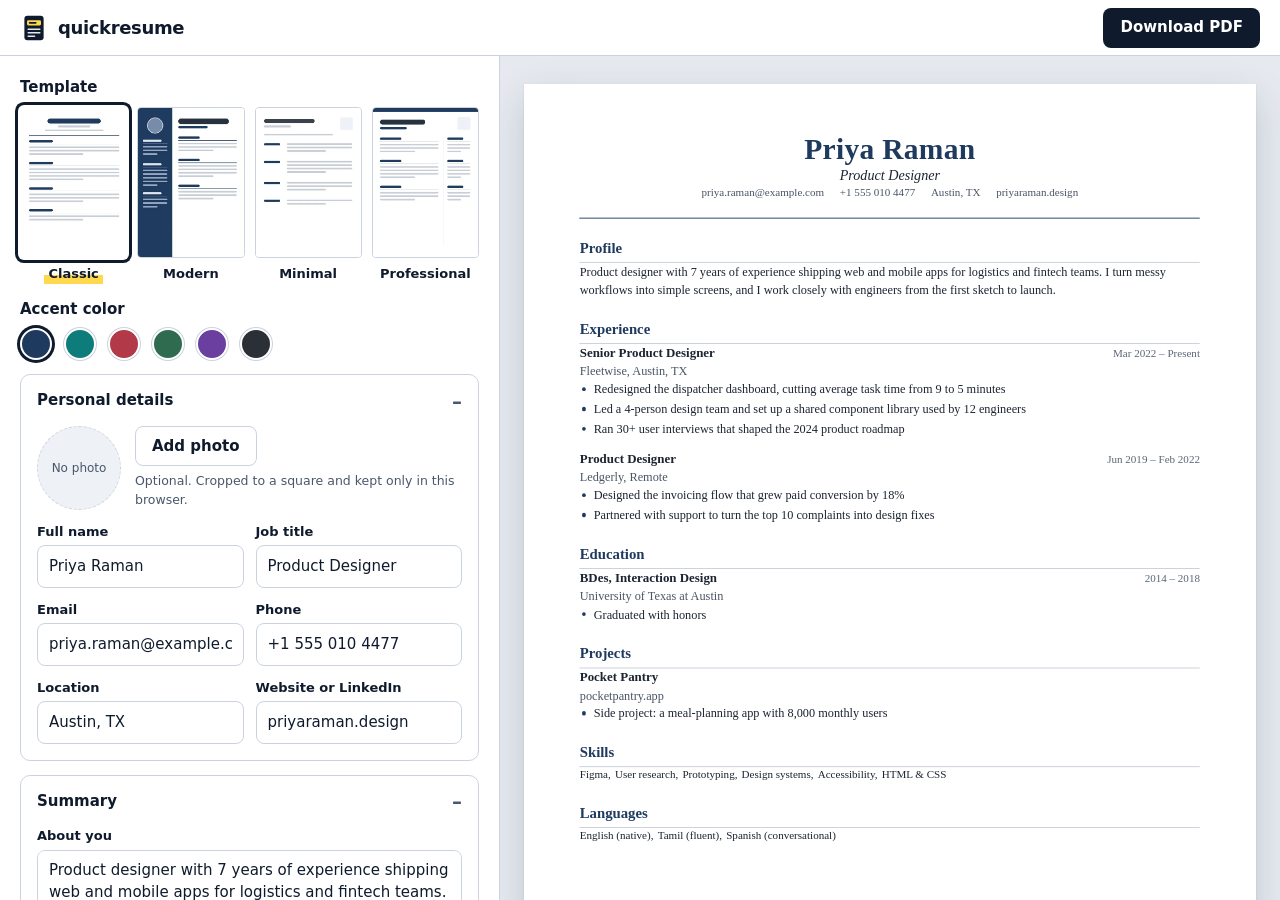
<file: index.html>
<!doctype html>
<html lang="en">
<head>
  <meta charset="utf-8">
  <meta name="viewport" content="width=device-width, initial-scale=1, viewport-fit=cover">
  <title>QuickResume – Free online resume builder, PDF download</title>
  <meta name="description" content="Build a clean, ATS-friendly resume in minutes. Pick a template, fill in your details, and download a PDF. Free, no sign-up, and your data never leaves your device.">
  <meta name="robots" content="index, follow">
  <meta name="theme-color" content="#0F1B2D">
  <link rel="canonical" href="https://quickresume.pages.dev/">

  <meta property="og:type" content="website">
  <meta property="og:site_name" content="QuickResume">
  <meta property="og:title" content="QuickResume – Free online resume builder">
  <meta property="og:description" content="Pick a template, fill in your details, download a PDF. Free, no sign-up, nothing leaves your device.">
  <meta property="og:url" content="https://quickresume.pages.dev/">
  <meta property="og:image" content="https://quickresume.pages.dev/assets/images/og-image.png">
  <meta property="og:image:width" content="1200">
  <meta property="og:image:height" content="630">
  <meta property="og:image:alt" content="QuickResume: build a resume in minutes">
  <meta name="twitter:card" content="summary_large_image">
  <meta name="twitter:title" content="QuickResume – Free online resume builder">
  <meta name="twitter:description" content="Pick a template, fill in your details, download a PDF. Free, no sign-up.">
  <meta name="twitter:image" content="https://quickresume.pages.dev/assets/images/og-image.png">

  <link rel="icon" href="/assets/images/favicon.svg" type="image/svg+xml">
  <link rel="manifest" href="/manifest.json">

  <link rel="stylesheet" href="/assets/css/style.css">
  <link rel="stylesheet" href="/assets/css/form.css">
  <link rel="stylesheet" href="/assets/css/resume.css">
  <link rel="stylesheet" href="/assets/css/responsive.css">
  <link rel="stylesheet" href="/assets/css/print.css" media="print">

  <script type="application/ld+json">
  {
    "@context": "https://schema.org",
    "@type": "WebApplication",
    "name": "QuickResume",
    "url": "https://quickresume.pages.dev/",
    "description": "Free online resume builder with four templates and PDF download. Your data stays in your browser.",
    "applicationCategory": "BusinessApplication",
    "operatingSystem": "Any",
    "browserRequirements": "Requires JavaScript",
    "offers": { "@type": "Offer", "price": "0", "priceCurrency": "USD" }
  }
  </script>

  <script type="module" src="/assets/js/app.js"></script>
</head>
<body>
  <a class="skip-link" href="#editor">Skip to editor</a>

  <header class="app-header">
    <a class="brand" href="/" aria-label="QuickResume home">
      <img src="/assets/images/logo.svg" alt="" width="28" height="28">
      <span>quickresume</span>
    </a>

    <div class="view-tabs" role="tablist" aria-label="Switch view">
      <button type="button" role="tab" id="tab-edit" aria-selected="true" aria-controls="editor">Edit</button>
      <button type="button" role="tab" id="tab-preview" aria-selected="false" aria-controls="preview">Preview</button>
    </div>

    <div class="header-actions">
      <span class="save-status" id="save-status" role="status" aria-live="polite"></span>
      <button type="button" class="btn btn--primary" id="download-btn">Download PDF</button>
    </div>
  </header>

  <main class="app" id="app" data-view="edit">
    <noscript><p class="noscript">QuickResume needs JavaScript to build your resume. Please turn it on and reload.</p></noscript>

    <section class="editor" id="editor" aria-label="Resume details">
      <div class="editor__inner">
        <h1 class="visually-hidden">Free online resume builder</h1>

        <fieldset class="look">
          <legend>Template</legend>
          <div class="tpl-grid" id="template-picker"></div>
        </fieldset>

        <fieldset class="look">
          <legend>Accent color</legend>
          <div class="swatches" id="accent-picker"></div>
        </fieldset>

        <details class="panel" open>
          <summary>Personal details</summary>
          <div class="panel__body">
            <div class="photo-row">
              <div class="photo-slot">
                <img id="photo-img" alt="" hidden>
                <span id="photo-empty">No photo</span>
              </div>
              <div class="photo-actions">
                <input class="visually-hidden" type="file" id="photo-input" accept="image/jpeg,image/png,image/webp">
                <label class="btn btn--ghost" for="photo-input">Add photo</label>
                <button type="button" class="btn btn--text" id="photo-remove" hidden>Remove photo</button>
                <p class="hint">Optional. Cropped to a square and kept only in this browser.</p>
              </div>
            </div>

            <div class="grid">
              <div class="field">
                <label for="f-name">Full name</label>
                <input id="f-name" type="text" data-path="personal.fullName" autocomplete="name">
              </div>
              <div class="field">
                <label for="f-title">Job title</label>
                <input id="f-title" type="text" data-path="personal.jobTitle" autocomplete="organization-title">
              </div>
              <div class="field">
                <label for="f-email">Email</label>
                <input id="f-email" type="text" inputmode="email" data-path="personal.email" autocomplete="email">
              </div>
              <div class="field">
                <label for="f-phone">Phone</label>
                <input id="f-phone" type="text" inputmode="tel" data-path="personal.phone" autocomplete="tel">
              </div>
              <div class="field">
                <label for="f-location">Location</label>
                <input id="f-location" type="text" data-path="personal.location" autocomplete="address-level2" placeholder="City, Country">
              </div>
              <div class="field">
                <label for="f-website">Website or LinkedIn</label>
                <input id="f-website" type="text" data-path="personal.website" autocomplete="url">
              </div>
            </div>
          </div>
        </details>

        <details class="panel" open>
          <summary>Summary</summary>
          <div class="panel__body">
            <div class="field">
              <label for="f-summary">About you</label>
              <textarea id="f-summary" rows="4" data-path="summary"></textarea>
              <p class="hint">Two or three sentences on what you do and what you're good at.</p>
            </div>
          </div>
        </details>

        <details class="panel" open>
          <summary>Experience</summary>
          <div class="panel__body">
            <ul class="items" id="list-experience" data-empty="No jobs added yet."></ul>
            <button type="button" class="btn btn--ghost" data-action="add" data-list="experience">Add job</button>
          </div>
        </details>

        <details class="panel">
          <summary>Education</summary>
          <div class="panel__body">
            <ul class="items" id="list-education" data-empty="No education added yet."></ul>
            <button type="button" class="btn btn--ghost" data-action="add" data-list="education">Add education</button>
          </div>
        </details>

        <details class="panel">
          <summary>Projects</summary>
          <div class="panel__body">
            <ul class="items" id="list-projects" data-empty="No projects added yet."></ul>
            <button type="button" class="btn btn--ghost" data-action="add" data-list="projects">Add project</button>
          </div>
        </details>

        <details class="panel">
          <summary>Skills</summary>
          <div class="panel__body">
            <div class="field">
              <label for="f-skills">Your skills</label>
              <input id="f-skills" type="text" data-path="skills" autocomplete="off">
              <p class="hint">Separate each skill with a comma.</p>
            </div>
          </div>
        </details>

        <details class="panel">
          <summary>Languages</summary>
          <div class="panel__body">
            <div class="field">
              <label for="f-languages">Languages you speak</label>
              <input id="f-languages" type="text" data-path="languages" autocomplete="off">
              <p class="hint">Separate each language with a comma, for example "English (native), Hindi (fluent)".</p>
            </div>
          </div>
        </details>

        <div class="editor__foot">
          <button type="button" class="btn btn--ghost" id="example-btn">Load example</button>
          <button type="button" class="btn btn--text btn--danger" id="reset-btn">Clear all fields</button>
          <p class="hint">Everything stays in this browser. Nothing is uploaded.</p>
        </div>
      </div>
    </section>

    <section class="preview" id="preview" aria-label="Resume preview">
      <div class="stage" id="stage">
        <div class="sheet-frame" id="sheet-frame">
          <div class="sheet" id="resume-sheet"></div>
        </div>
        <p class="preview__note">The red line shows roughly where a new page starts.</p>
      </div>
    </section>
  </main>

  <div class="toast" id="toast" role="status" aria-live="polite" hidden></div>
</body>
</html>
</file>
<file: assets/css/style.css>
/* QuickResume – base, layout, header, pickers */
:root {
  --desk: #E6EAF0;
  --paper: #FFFFFF;
  --ink: #0F1B2D;
  --ink-2: #4A576B;
  --line: #CBD3DF;
  --hi: #FFD84D;
  --focus: #1A5CFF;
  --danger: #A12B2B;
  --header-h: 56px;
  --sans: system-ui, -apple-system, "Segoe UI", Roboto, "Helvetica Neue", Arial, sans-serif;
  --serif: Georgia, "Iowan Old Style", "Palatino Linotype", Palatino, serif;
}

*, *::before, *::after { box-sizing: border-box; }
[hidden] { display: none !important; }

html { -webkit-text-size-adjust: 100%; }
body {
  margin: 0;
  font-family: var(--sans);
  font-size: 15px;
  line-height: 1.5;
  color: var(--ink);
  background: var(--desk);
}
img { display: block; max-width: 100%; }
button, input, textarea { font: inherit; color: inherit; }
:focus-visible { outline: 3px solid var(--focus); outline-offset: 2px; }

.visually-hidden {
  position: absolute !important;
  width: 1px; height: 1px;
  margin: -1px; padding: 0; border: 0;
  overflow: hidden; clip: rect(0 0 0 0);
  white-space: nowrap;
}
.skip-link {
  position: absolute; left: 8px; top: -56px; z-index: 60;
  padding: 8px 14px; border-radius: 6px;
  background: var(--ink); color: #fff; text-decoration: none;
}
.skip-link:focus { top: 8px; }

/* Header */
.app-header {
  position: sticky; top: 0; z-index: 20;
  display: flex; align-items: center; gap: 16px;
  height: var(--header-h);
  padding: 0 20px;
  background: var(--paper);
  border-bottom: 1px solid var(--line);
}
.brand {
  display: flex; align-items: center; gap: 10px;
  color: var(--ink); text-decoration: none;
  font-weight: 800; font-size: 18px; letter-spacing: -0.02em;
}
.header-actions { display: flex; align-items: center; gap: 14px; margin-left: auto; }
.save-status { font-size: 13px; color: var(--ink-2); }

.view-tabs {
  display: none;
  padding: 3px; border-radius: 999px; background: #EEF1F6;
}
.view-tabs button {
  border: 0; background: none; cursor: pointer;
  padding: 6px 16px; border-radius: 999px; font-weight: 650;
}
.view-tabs button[aria-selected="true"] { background: var(--hi); }

/* Buttons */
.btn {
  display: inline-flex; align-items: center; justify-content: center; gap: 8px;
  min-height: 40px; padding: 0 16px;
  border: 1.5px solid transparent; border-radius: 8px;
  background: none; font-weight: 650; text-decoration: none; cursor: pointer;
  transition: background-color .15s, border-color .15s, color .15s;
}
.btn--primary { background: var(--ink); color: #fff; }
.btn--primary:hover { background: #1D3150; }
.btn--ghost { background: #fff; border-color: var(--line); color: var(--ink); }
.btn--ghost:hover { border-color: var(--ink); }
.btn--text { min-height: 36px; padding: 0 10px; color: var(--ink-2); }
.btn--text:hover { color: var(--ink); text-decoration: underline; }
.btn--danger, .btn--danger:hover { color: var(--danger); }
.btn[disabled] { opacity: .4; cursor: not-allowed; }

/* App layout: editor | preview */
.app {
  display: grid;
  grid-template-columns: minmax(380px, 500px) 1fr;
  height: calc(100vh - var(--header-h));
  height: calc(100dvh - var(--header-h));
}
.editor { overflow-y: auto; background: var(--paper); border-right: 1px solid var(--line); }
.editor__inner { display: grid; gap: 14px; padding: 20px; }
.preview { overflow: auto; padding: 28px 24px 56px; }
.stage { display: flex; flex-direction: column; align-items: center; width: 100%; }
.sheet-frame { flex: none; }
.preview__note { margin: 18px 0 0; font-size: 13px; color: var(--ink-2); }
.noscript { padding: 20px; margin: 0; }

/* Template + accent pickers */
.look { min-width: 0; margin: 0; padding: 0; border: 0; }
.look legend { margin-bottom: 8px; padding: 0; font-weight: 700; }

.tpl-grid { display: grid; grid-template-columns: repeat(4, 1fr); gap: 10px; }
.tpl { display: grid; gap: 6px; justify-items: center; cursor: pointer; font-size: 13px; font-weight: 650; }
.tpl img {
  width: 100%; height: auto; aspect-ratio: 400 / 566; object-fit: cover;
  border: 1px solid var(--line); border-radius: 4px; background: #fff;
}
.tpl input:checked + img { box-shadow: 0 0 0 2px #fff, 0 0 0 5px var(--ink); border-color: transparent; }
.tpl input:focus-visible + img { outline: 3px solid var(--focus); outline-offset: 5px; }
.tpl input:checked ~ span { background: linear-gradient(transparent 55%, var(--hi) 55%); padding: 0 4px; }

.swatches { display: flex; flex-wrap: wrap; gap: 12px; }
.swatch { cursor: pointer; }
.swatch__dot {
  display: block; width: 32px; height: 32px; border-radius: 50%;
  border: 2px solid #fff; box-shadow: 0 0 0 1px var(--line);
}
.swatch input:checked + .swatch__dot { box-shadow: 0 0 0 3px var(--ink); }
.swatch input:focus-visible + .swatch__dot { outline: 3px solid var(--focus); outline-offset: 4px; }

/* Toast */
.toast {
  position: fixed; left: 50%; bottom: 24px; z-index: 40;
  max-width: calc(100vw - 32px);
  transform: translateX(-50%);
  padding: 10px 16px; border-radius: 8px;
  background: var(--ink); color: #fff; font-size: 14px;
}

/* 404 */
.notfound {
  display: grid; place-content: center; justify-items: center; gap: 14px;
  min-height: 100vh; padding: 24px; text-align: center;
}
.notfound h1 { margin: 0; font-size: 28px; letter-spacing: -0.02em; }
.notfound p { margin: 0; max-width: 36ch; color: var(--ink-2); }
</file>
<file: assets/css/form.css>
/* QuickResume – editor form */
.panel { border: 1px solid var(--line); border-radius: 10px; background: #fff; }
.panel > summary {
  display: flex; align-items: center; justify-content: space-between;
  padding: 14px 16px; font-weight: 700; cursor: pointer; list-style: none;
}
.panel > summary::-webkit-details-marker { display: none; }
.panel > summary::after { content: "+"; font-size: 20px; line-height: 1; color: var(--ink-2); }
.panel[open] > summary::after { content: "\2013"; }
.panel__body { display: grid; gap: 12px; padding: 0 16px 16px; }

.grid { display: grid; grid-template-columns: 1fr 1fr; gap: 12px; }
.field { display: grid; align-content: start; gap: 4px; min-width: 0; }
.field--full { grid-column: 1 / -1; }
.field label { font-size: 13px; font-weight: 650; }
.field input, .field textarea {
  width: 100%; min-height: 40px; padding: 9px 11px;
  border: 1.5px solid var(--line); border-radius: 8px; background: #fff;
}
.field textarea { resize: vertical; line-height: 1.45; }
.field input:hover, .field textarea:hover { border-color: #8D9AB0; }
.field input:focus, .field textarea:focus { border-color: var(--ink); }
.hint { margin: 0; font-size: 12.5px; color: var(--ink-2); }

/* Photo */
.photo-row { display: flex; align-items: center; gap: 14px; }
.photo-slot {
  display: grid; place-items: center; flex: none;
  width: 84px; height: 84px; overflow: hidden; border-radius: 50%;
  border: 1.5px dashed var(--line); background: #EEF1F6;
  font-size: 12px; color: var(--ink-2);
}
.photo-slot img { width: 100%; height: 100%; object-fit: cover; }
.photo-actions { display: grid; justify-items: start; gap: 6px; }
#photo-input:focus-visible + .btn { outline: 3px solid var(--focus); outline-offset: 2px; }

/* Repeatable items */
.items { display: grid; gap: 8px; margin: 0; padding: 0; list-style: none; }
.items:empty::before { content: attr(data-empty); font-size: 14px; color: var(--ink-2); }
.item { border: 1px solid var(--line); border-radius: 8px; background: #F7F9FC; }
.item summary {
  display: flex; align-items: center; justify-content: space-between; gap: 10px;
  padding: 10px 12px; font-weight: 650; cursor: pointer; list-style: none;
}
.item summary::-webkit-details-marker { display: none; }
.item summary::after { content: "+"; color: var(--ink-2); }
.item details[open] > summary::after { content: "\2013"; }
.item__title { min-width: 0; overflow: hidden; text-overflow: ellipsis; white-space: nowrap; }
.item__body { padding: 4px 12px 12px; }
.item__tools {
  display: flex; flex-wrap: wrap; justify-content: flex-end; gap: 2px;
  padding: 4px 8px 8px; border-top: 1px solid var(--line);
}

.editor__foot { display: flex; flex-wrap: wrap; align-items: center; gap: 8px; padding: 4px 0 24px; }
.editor__foot .hint { flex-basis: 100%; }
</file>
<file: assets/css/resume.css>
/* QuickResume – the paper sheet and the four templates.
   Sizes use mm/pt so the preview and the printed PDF match. */

.sheet {
  position: relative;
  width: 210mm;
  min-height: 297mm;
  background: #fff;
  color: #1C2431;
  transform-origin: top left;
  box-shadow: 0 1px 2px rgba(15, 27, 45, .12), 0 14px 40px rgba(15, 27, 45, .16);
}
.sheet, .sheet * { box-sizing: border-box; }
.sheet::after {
  content: "";
  position: absolute; inset: 0; pointer-events: none;
  background-image: repeating-linear-gradient(
    to bottom,
    transparent 0, transparent calc(297mm - 1px),
    rgba(200, 60, 60, .45) calc(297mm - 1px), rgba(200, 60, 60, .45) 297mm);
}

/* Shared parts */
.resume {
  min-height: 297mm;
  font-size: 10pt;
  line-height: 1.45;
  overflow-wrap: anywhere;
}
.resume h1, .resume h2, .resume h3, .resume p, .resume ul { margin: 0; padding: 0; }
.resume ul { list-style: none; }

.r-name { font-size: 24pt; line-height: 1.1; font-weight: 700; }
.r-role { margin-top: 1mm; font-size: 11.5pt; }
.r-placeholder { opacity: .35; }
.r-photo { display: block; flex: none; object-fit: cover; }
.r-p { white-space: pre-line; }

.r-contact { display: flex; flex-wrap: wrap; gap: 1mm 4.5mm; margin-top: 2.5mm; font-size: 9pt; color: #4A5565; }
.r-sec { margin-top: 5.5mm; }
.r-h { font-size: 11pt; font-weight: 700; margin-bottom: 2.4mm; }

.r-item + .r-item { margin-top: 3.4mm; }
.r-item__head { display: flex; align-items: baseline; justify-content: space-between; gap: 4mm; }
.r-item__title { font-size: 10.5pt; font-weight: 700; }
.r-item__sub { color: #4A5565; }
.r-item__date { flex: none; font-size: 9pt; color: #5B6676; white-space: nowrap; }

.r-bullets { margin-top: 1.2mm; }
.r-bullets li { position: relative; padding-left: 4mm; }
.r-bullets li + li { margin-top: .6mm; }
.r-bullets li::before {
  content: ""; position: absolute; left: .6mm; top: 1.9mm;
  width: 1.2mm; height: 1.2mm; border-radius: 50%; background: var(--accent);
}

.r-tags { display: flex; flex-wrap: wrap; gap: 1.4mm; }
.r-tags li { padding: .7mm 2.4mm; border-radius: 1mm; background: #EEF1F6; font-size: 9pt; }

/* Classic: centered, serif, ruled headings */
.resume--classic { padding: 14mm 16mm; font-family: var(--serif); }
.resume--classic .r-top {
  display: flex; align-items: center; justify-content: space-between; gap: 6mm;
  padding-bottom: 4.5mm; border-bottom: .4mm solid var(--accent);
}
.resume--classic .r-top__text { flex: 1; text-align: center; }
.resume--classic.has-photo .r-top__text { text-align: left; }
.resume--classic .r-name { color: var(--accent); letter-spacing: .01em; }
.resume--classic .r-role { font-style: italic; }
.resume--classic .r-contact { justify-content: center; }
.resume--classic.has-photo .r-contact { justify-content: flex-start; }
.resume--classic .r-photo { width: 28mm; height: 28mm; border-radius: 50%; }
.resume--classic .r-h {
  padding-bottom: 1mm; border-bottom: .2mm solid #C9CFD9;
  color: var(--accent); font-size: 12pt;
}
.resume--classic .r-tags li { padding: 0; border-radius: 0; background: none; }
.resume--classic .r-tags li:not(:last-child)::after { content: ","; }
.resume--classic .r-tags { gap: 0 1.2mm; }

/* Modern: accent sidebar */
.resume--modern {
  display: grid; grid-template-columns: 68mm 1fr;
  font-family: var(--sans);
  background: linear-gradient(to right, var(--accent) 0, var(--accent) 68mm, #fff 68mm);
}
.resume--modern .r-side { padding: 14mm 8mm; color: #fff; }
.resume--modern .r-side > .r-sec:first-child { margin-top: 0; }
.resume--modern .r-side .r-photo {
  width: 38mm; height: 38mm; margin: 0 auto 4mm;
  border-radius: 50%; border: 1mm solid rgba(255, 255, 255, .4);
}
.resume--modern .r-side .r-h {
  padding-bottom: 1mm; border-bottom: .3mm solid rgba(255, 255, 255, .4);
  font-size: 10pt;
}
.resume--modern .r-side .r-contact { display: grid; gap: 1.8mm; margin: 0; color: #fff; }
.resume--modern .r-side .r-tags li { background: rgba(255, 255, 255, .18); color: #fff; }
.resume--modern .r-main { padding: 14mm 12mm 14mm 11mm; }
.resume--modern .r-name { font-size: 27pt; font-weight: 800; letter-spacing: -.01em; }
.resume--modern .r-role { color: var(--accent); font-size: 12.5pt; font-weight: 600; }
.resume--modern .r-main .r-h {
  padding-bottom: 1mm; border-bottom: .4mm solid var(--accent); color: var(--accent);
}

/* Minimal: quiet, left-aligned, labels in the margin */
.resume--minimal { padding: 16mm 18mm; font-family: var(--sans); color: #222; }
.resume--minimal .r-top { display: flex; align-items: flex-start; justify-content: space-between; gap: 6mm; }
.resume--minimal .r-name { font-size: 28pt; font-weight: 300; letter-spacing: -.015em; }
.resume--minimal .r-role { color: #666; }
.resume--minimal .r-photo { width: 26mm; height: 26mm; border-radius: 2mm; }
.resume--minimal .r-contact { margin-top: 4mm; }
.resume--minimal .r-sec { display: grid; grid-template-columns: 30mm 1fr; column-gap: 6mm; margin-top: 7mm; }
.resume--minimal .r-h { margin: .6mm 0 0; font-size: 9.5pt; font-weight: 700; color: var(--accent); }
.resume--minimal .r-tags li { padding: 0; border-radius: 0; background: none; }
.resume--minimal .r-tags li:not(:last-child)::after { content: ","; }
.resume--minimal .r-tags { gap: 0 1.2mm; }

/* Professional: accent band, main column + side column */
.resume--professional { border-top: 6mm solid var(--accent); font-family: var(--sans); }
.resume--professional .r-top {
  display: flex; align-items: center; justify-content: space-between; gap: 6mm;
  padding: 9mm 16mm 4mm;
}
.resume--professional .r-name { font-family: var(--serif); font-size: 26pt; }
.resume--professional .r-role { color: var(--accent); font-size: 12pt; font-weight: 600; }
.resume--professional .r-photo { width: 30mm; height: 30mm; border-radius: 3mm; }
.resume--professional .r-cols { display: grid; grid-template-columns: 1fr 60mm; gap: 8mm; padding: 0 16mm 14mm; }
.resume--professional .r-cols > * > .r-sec:first-child { margin-top: 0; }
.resume--professional .r-side { padding-left: 6mm; border-left: .3mm solid #D5DBE5; }
.resume--professional .r-side .r-contact { display: grid; gap: 1.6mm; margin: 0; }
.resume--professional .r-h {
  padding-bottom: 1.2mm; border-bottom: .3mm solid #D5DBE5; color: var(--accent);
}
.resume--professional .r-tags li { background: color-mix(in srgb, var(--accent) 10%, #fff); }
</file>
<file: assets/css/responsive.css>
/* QuickResume – responsive layout */
@media (max-width: 1100px) {
  .app { grid-template-columns: minmax(340px, 420px) 1fr; }
  .preview { padding: 20px 16px 48px; }
}

/* One pane at a time on tablets and phones */
@media (max-width: 860px) {
  .app { display: block; height: auto; }
  .editor { overflow: visible; border-right: 0; }
  .preview { overflow: visible; padding: 16px 12px 40px; }
  .app[data-view="edit"] .preview { display: none; }
  .app[data-view="preview"] .editor { display: none; }
  .view-tabs { display: flex; }
  .save-status { display: none; }
  .header-actions { margin-left: 0; }
  .app-header { justify-content: space-between; }
}

@media (max-width: 520px) {
  .app-header { gap: 8px; padding: 0 12px; }
  .brand span { display: none; }
  .editor__inner { padding: 14px 12px; }
  .grid { grid-template-columns: 1fr; }
  .tpl-grid { grid-template-columns: repeat(2, 1fr); }
  .btn--primary { padding: 0 12px; }
}

@media (prefers-reduced-motion: reduce) {
  * { transition: none !important; scroll-behavior: auto !important; }
}
</file>
<file: assets/css/print.css>
/* QuickResume – print / Save as PDF. Loaded with media="print". */
@page flow { size: A4; margin: 12mm 0; }
@page full { size: A4; margin: 0; }

.resume--classic, .resume--minimal { page: flow; }
.resume--modern, .resume--professional { page: full; }

html, body {
  height: auto !important;
  overflow: visible !important;
  background: #fff !important;
  -webkit-print-color-adjust: exact;
  print-color-adjust: exact;
}

.skip-link, .app-header, .editor, .preview__note, .toast, .noscript { display: none !important; }

.app { display: block !important; height: auto !important; }
.preview { display: block !important; overflow: visible !important; padding: 0 !important; background: none !important; }
.stage { display: block !important; }
.sheet-frame { width: auto !important; height: auto !important; }

.sheet {
  width: 210mm !important;
  min-height: 0 !important;
  transform: none !important;
  box-shadow: none !important;
}
.sheet::after { display: none !important; }

/* Flow templates: the page margin supplies the vertical space */
.resume--classic, .resume--minimal {
  min-height: 0 !important;
  padding-top: 0 !important;
  padding-bottom: 0 !important;
}
/* Full-bleed templates: fill the page without spilling onto a blank second page */
.resume--modern, .resume--professional { min-height: 296mm !important; }

.r-item, .r-sec > .r-h { break-inside: avoid; }
.r-h { break-after: avoid; }
</file>
